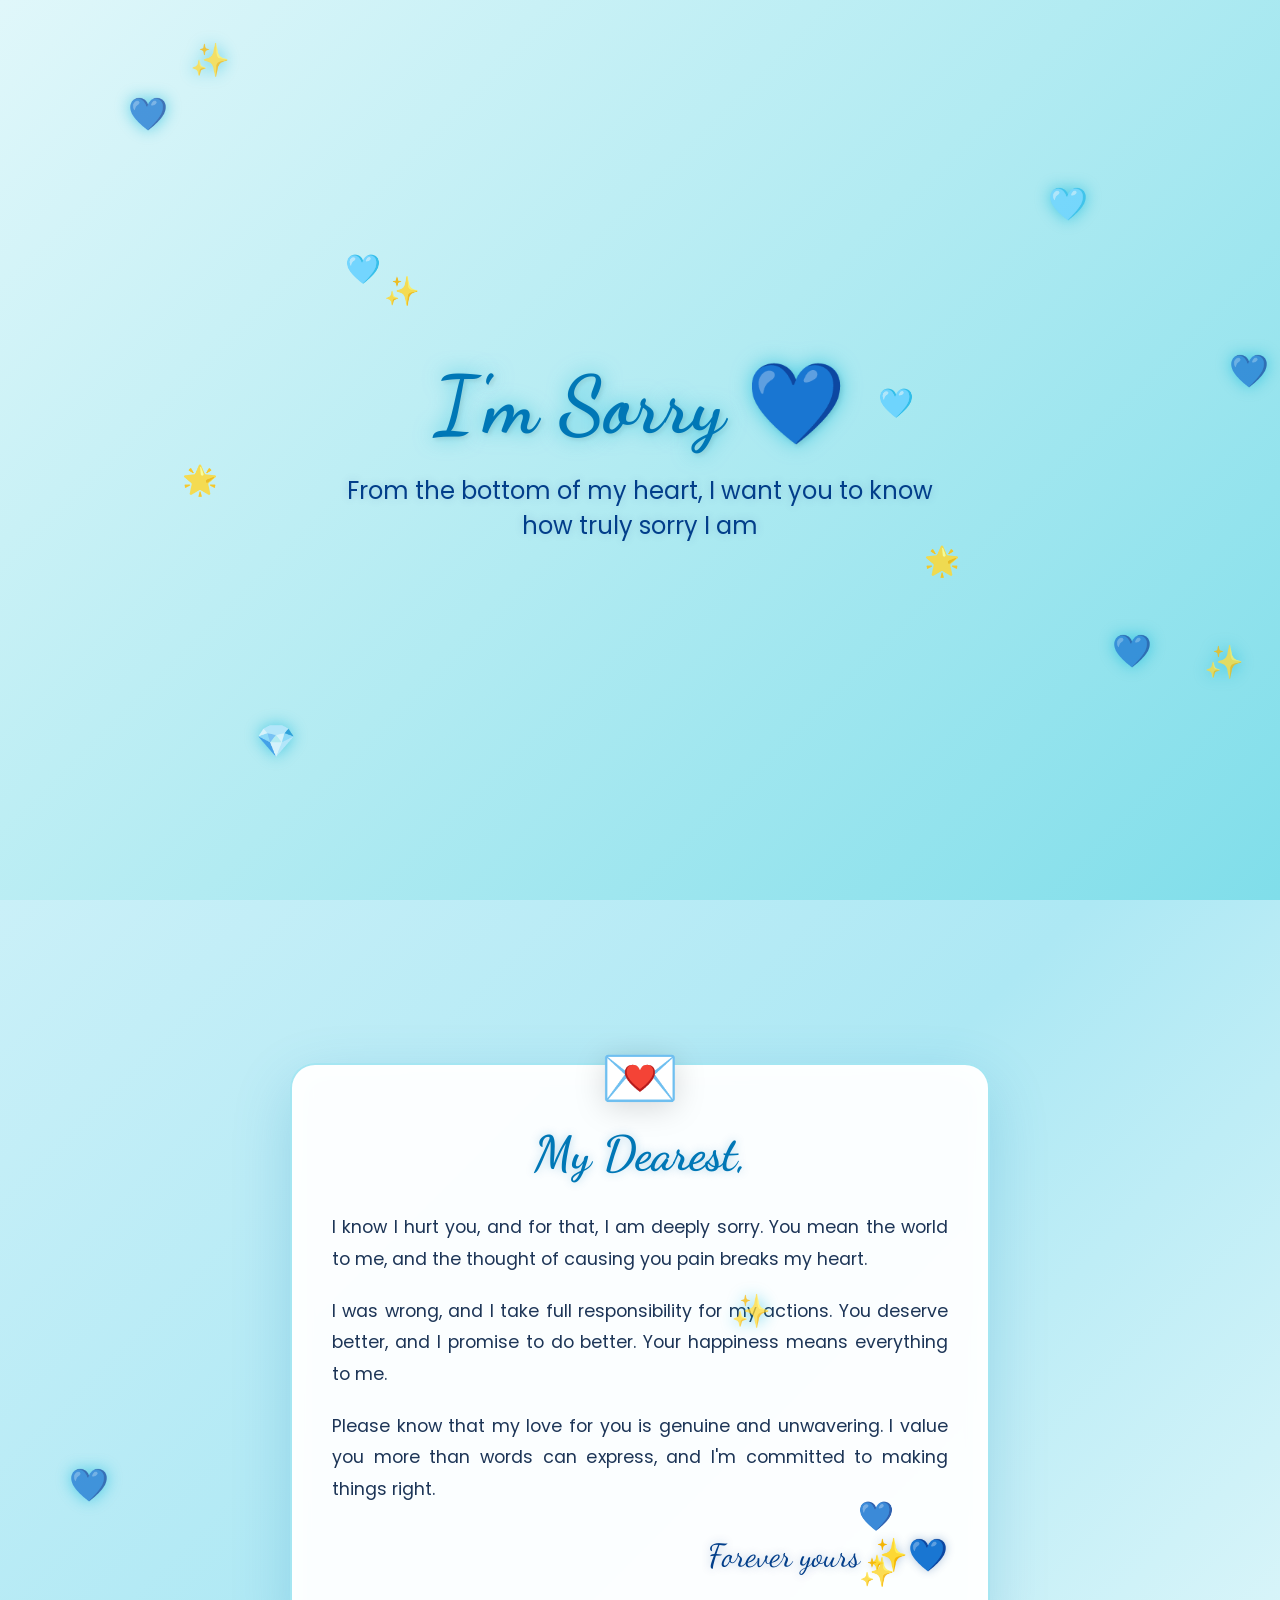
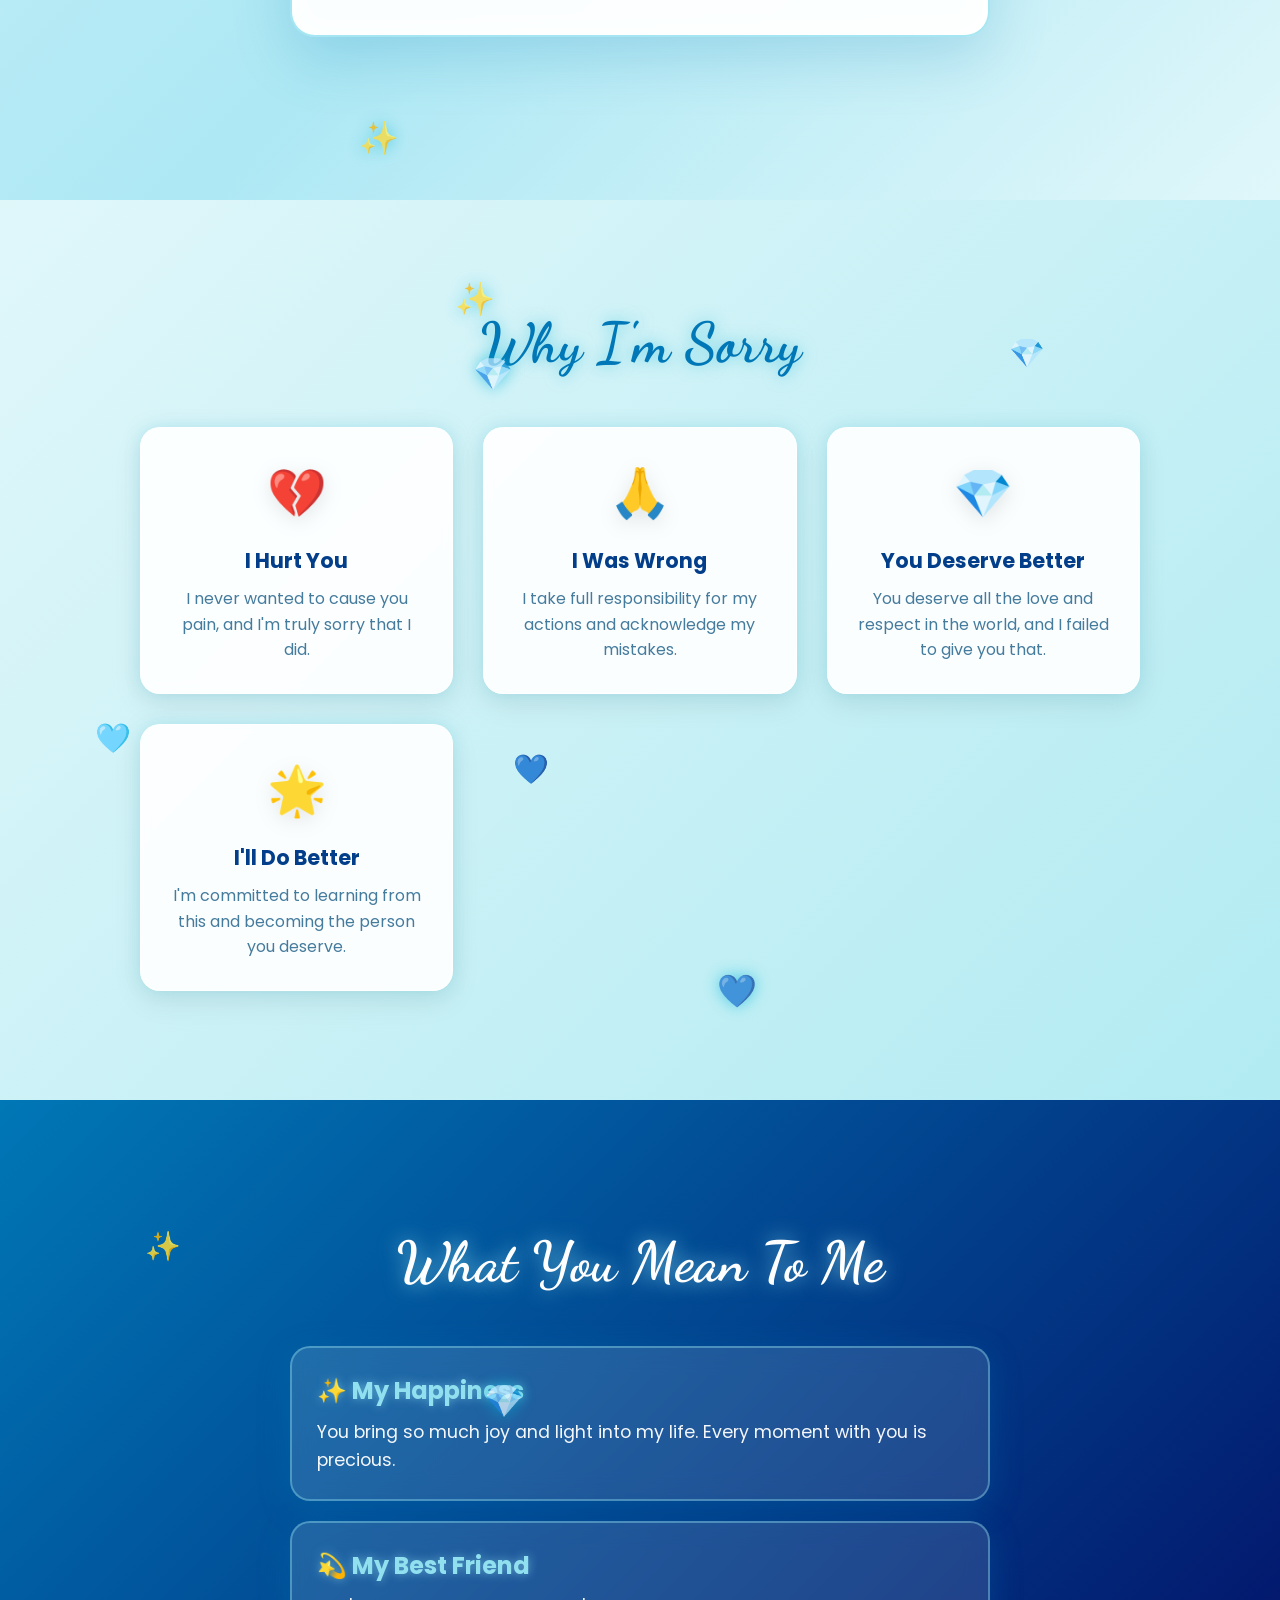
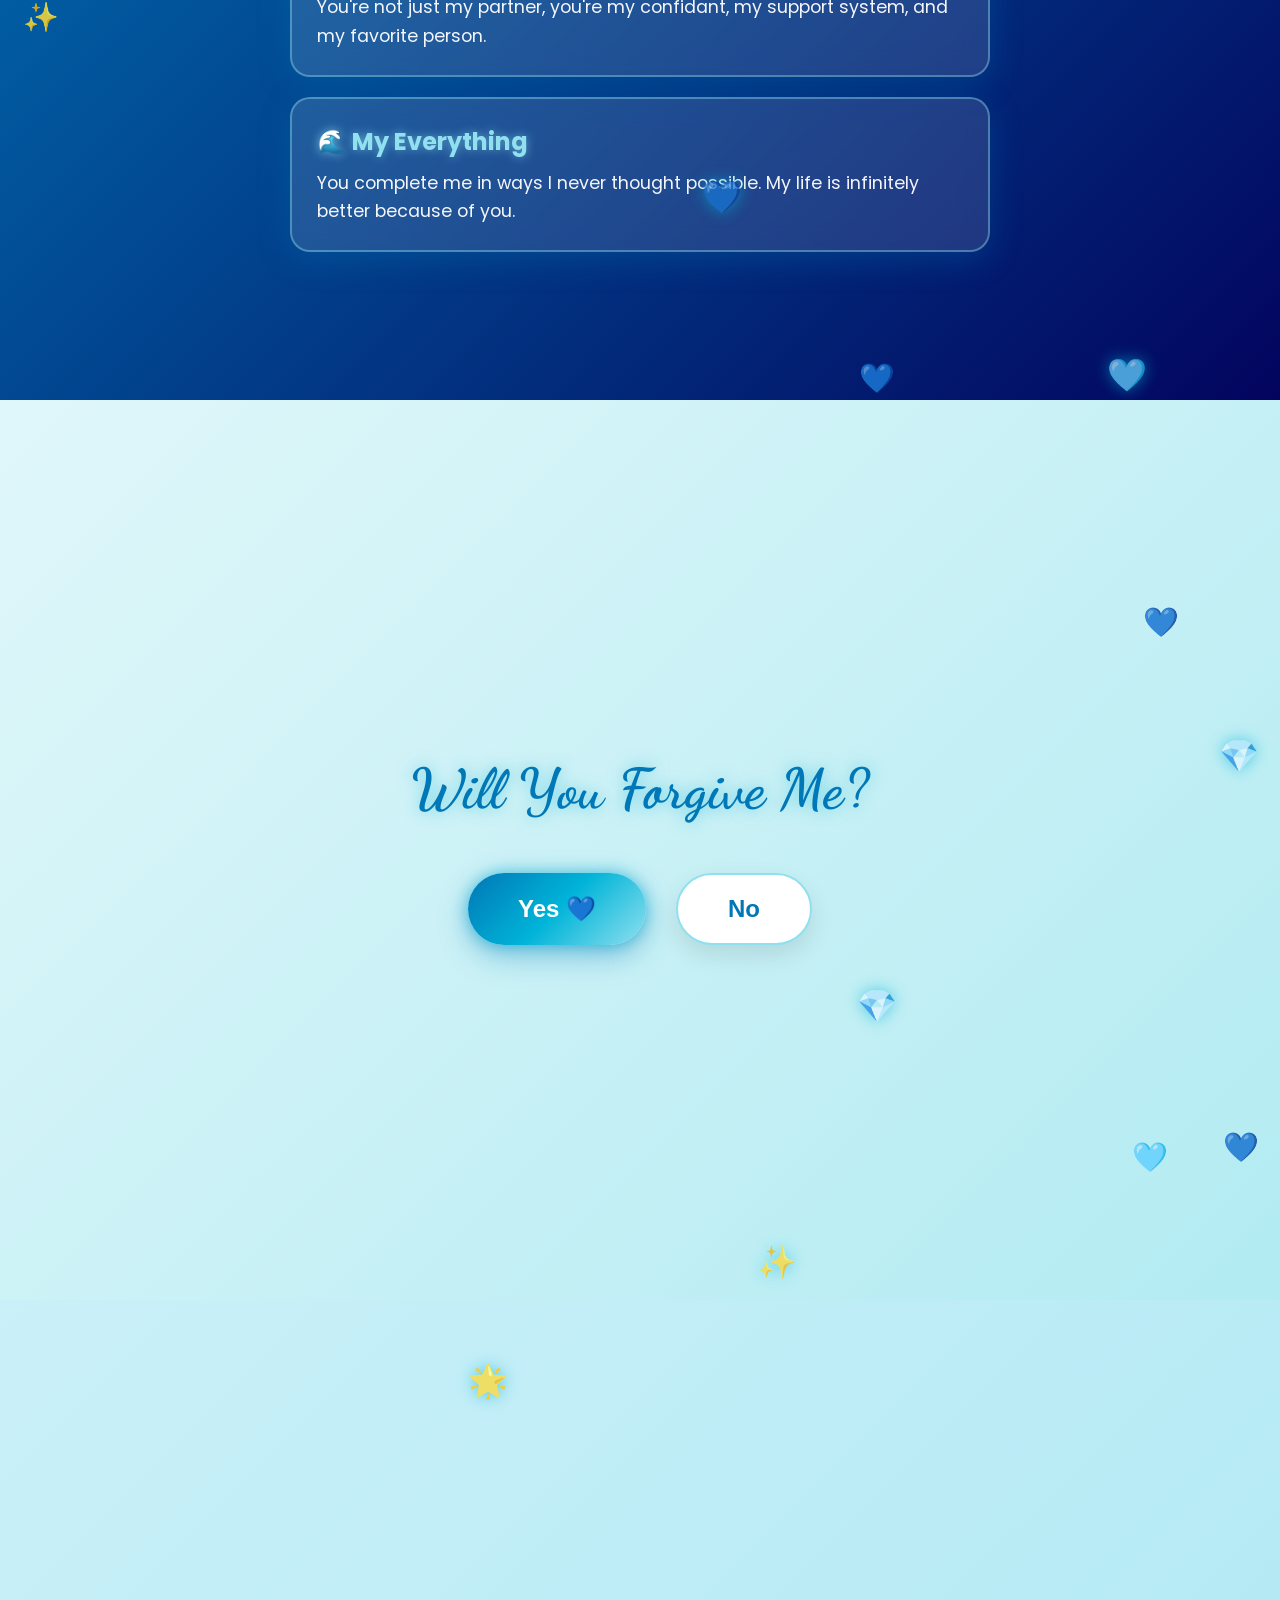
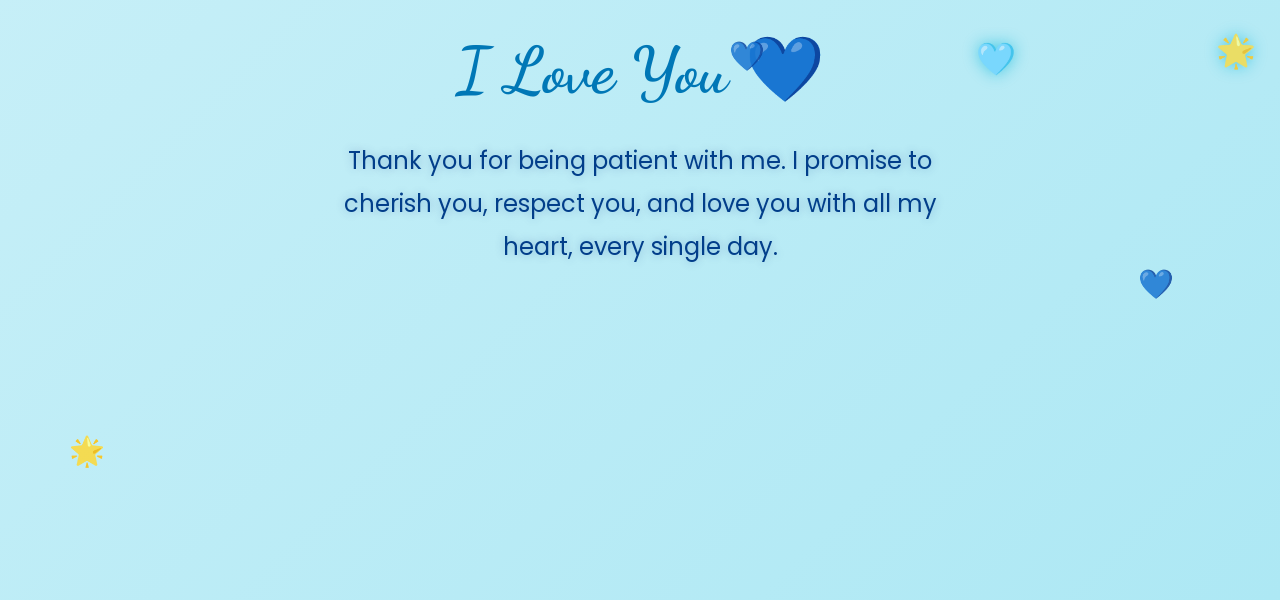
<file: index.html>
<!DOCTYPE html>
<html lang="en">
<head>
    <meta charset="UTF-8">
    <meta name="viewport" content="width=device-width, initial-scale=1.0">
    <title>I'm Sorry & Forever Yours ✨💙</title>
    <link rel="preconnect" href="https://fonts.googleapis.com">
    <link rel="preconnect" href="https://fonts.gstatic.com" crossorigin>
    <link href="https://fonts.googleapis.com/css2?family=Dancing+Script:wght@700&family=Poppins:wght@300;400;600&display=swap" rel="stylesheet">
    <link rel="stylesheet" href="style.css">
</head>
<body>
    <!-- Sparkle Container for Dynamic Glitter -->
    <div id="sparkle-container"></div>

    <!-- Hero Section -->
    <section class="section hero">
        <h1>I'm Sorry 💙</h1>
        <p>From the bottom of my heart, I want you to know how truly sorry I am</p>
        <div class="heart" style="top: 10%; left: 10%;">💙</div>
        <div class="heart" style="top: 20%; right: 15%; animation-delay: 1s;">🩵</div>
        <div class="heart" style="bottom: 15%; left: 20%; animation-delay: 2s;">💎</div>
        <div class="heart" style="bottom: 25%; right: 10%; animation-delay: 3s;">💙</div>
        <div class="sparkle-float" style="top: 30%; left: 30%;">✨</div>
        <div class="sparkle-float" style="top: 60%; right: 25%; animation-delay: 1.5s;">🌟</div>
    </section>

    <!-- Letter Section -->
    <section class="section letter-section">
        <div class="letter">
            <h2>My Dearest,</h2>
            <p>I know I hurt you, and for that, I am deeply sorry. You mean the world to me, and the thought of causing you pain breaks my heart.</p>
            <p>I was wrong, and I take full responsibility for my actions. You deserve better, and I promise to do better. Your happiness means everything to me.</p>
            <p>Please know that my love for you is genuine and unwavering. I value you more than words can express, and I'm committed to making things right.</p>
            <div class="signature">Forever yours ✨💙</div>
        </div>
    </section>

    <!-- Reasons Section -->
    <section class="section reasons-section">
        <h2>Why I'm Sorry</h2>
        <div class="reasons-grid">
            <div class="reason-card">
                <div class="emoji">💔</div>
                <h3>I Hurt You</h3>
                <p>I never wanted to cause you pain, and I'm truly sorry that I did.</p>
            </div>
            <div class="reason-card">
                <div class="emoji">🙏</div>
                <h3>I Was Wrong</h3>
                <p>I take full responsibility for my actions and acknowledge my mistakes.</p>
            </div>
            <div class="reason-card">
                <div class="emoji">💎</div>
                <h3>You Deserve Better</h3>
                <p>You deserve all the love and respect in the world, and I failed to give you that.</p>
            </div>
            <div class="reason-card">
                <div class="emoji">🌟</div>
                <h3>I'll Do Better</h3>
                <p>I'm committed to learning from this and becoming the person you deserve.</p>
            </div>
        </div>
    </section>

    <!-- Appreciation Section -->
    <section class="section appreciation-section">
        <h2>What You Mean To Me</h2>
        <div class="appreciation-list">
            <div class="appreciation-item">
                <h3>✨ My Happiness</h3>
                <p>You bring so much joy and light into my life. Every moment with you is precious.</p>
            </div>
            <div class="appreciation-item">
                <h3>💫 My Best Friend</h3>
                <p>You're not just my partner, you're my confidant, my support system, and my favorite person.</p>
            </div>
            <div class="appreciation-item">
                <h3>🌊 My Everything</h3>
                <p>You complete me in ways I never thought possible. My life is infinitely better because of you.</p>
            </div>
        </div>
    </section>

    <!-- Forgiveness Section -->
    <section class="section forgiveness-section">
        <h2>Will You Forgive Me?</h2>
        <div class="buttons-container" id="buttonsContainer">
            <button class="btn btn-yes" onclick="forgive()">Yes 💙</button>
            <button class="btn btn-no" id="noBtn">No</button>
        </div>
        <div class="success-message" id="successMessage">
            <h2>Thank You! 💙✨</h2>
            <p>You've made me the happiest person in the world!</p>
            <div class="success-hearts">🩵 ✨ 💙 💎 🌊 🌟 🩵</div>
        </div>
    </section>

    <!-- Final Section -->
    <section class="section final-section">
        <h2>I Love You 💙</h2>
        <p>Thank you for being patient with me. I promise to cherish you, respect you, and love you with all my heart, every single day.</p>
    </section>
    
    <!-- Background Audio (Place a song.mp3 file in your project folder) -->
    <audio id="bg-music" loop>
        <source src="AUD-20261107-WA0021.mp3" type="audio/mpeg">
    </audio>

    <script src="script.js"></script>
</body>
</html>
</file>
<file: style.css>
* {
    margin: 0;
    padding: 0;
    box-sizing: border-box;
}

body {
    font-family: 'Poppins', sans-serif;
    overflow-x: hidden;
    background: linear-gradient(135deg, #0f2027 0%, #203a43 50%, #2c5364 100%);
}

#sparkle-container {
    position: fixed;
    top: 0;
    left: 0;
    width: 100%;
    height: 100%;
    pointer-events: none;
    z-index: 999;
}

.section {
    min-height: 100vh;
    display: flex;
    flex-direction: column;
    justify-content: center;
    align-items: center;
    padding: 40px 20px;
    position: relative;
    overflow: hidden;
}

/* Hero Section */
.hero {
    background: linear-gradient(135deg, #e0f7fa 0%, #b2ebf2 50%, #80deea 100%);
}

.hero h1 {
    font-family: 'Dancing Script', cursive;
    font-size: 5rem;
    color: #0077b6;
    text-align: center;
    margin-bottom: 20px;
    animation: fadeInDown 1.5s ease-out, glowText 3s ease-in-out infinite alternate;
    text-shadow: 0 0 20px rgba(0, 180, 216, 0.6), 2px 2px 4px rgba(0,0,0,0.1);
}

.hero p {
    font-size: 1.5rem;
    color: #023e8a;
    text-align: center;
    animation: fadeInUp 1.5s ease-out 0.5s both;
    max-width: 600px;
    text-shadow: 0 0 10px rgba(2, 62, 138, 0.2);
}

/* Floating Hearts & Sparkles */
.heart {
    position: absolute;
    font-size: 2rem;
    animation: float 6s ease-in-out infinite;
    opacity: 0.75;
    filter: drop-shadow(0 0 8px rgba(0, 180, 216, 0.8));
}

.sparkle-float {
    position: absolute;
    font-size: 1.8rem;
    animation: sparkleSpin 4s ease-in-out infinite;
    opacity: 0.85;
}

@keyframes float {
    0%, 100% {
        transform: translateY(0) rotate(0deg) scale(1);
    }
    50% {
        transform: translateY(-120px) rotate(180deg) scale(1.1);
    }
}

@keyframes sparkleSpin {
    0%, 100% {
        transform: scale(0.8) rotate(0deg);
        opacity: 0.4;
    }
    50% {
        transform: scale(1.3) rotate(180deg);
        opacity: 1;
        filter: drop-shadow(0 0 12px #90e0ef);
    }
}

@keyframes glowText {
    from {
        text-shadow: 0 0 10px rgba(0, 119, 182, 0.4), 2px 2px 4px rgba(0,0,0,0.1);
    }
    to {
        text-shadow: 0 0 25px rgba(0, 180, 216, 0.9), 0 0 35px rgba(144, 224, 239, 0.8), 2px 2px 4px rgba(0,0,0,0.1);
    }
}

/* Letter Section */
.letter-section {
    background: linear-gradient(135deg, #caf0f8 0%, #ade8f4 50%, #e0f7fa 100%);
}

.letter {
    background: rgba(255, 255, 255, 0.95);
    backdrop-filter: blur(10px);
    padding: 60px 40px;
    border-radius: 25px;
    box-shadow: 0 20px 60px rgba(0, 119, 182, 0.2), 0 0 30px rgba(255, 255, 255, 0.9) inset;
    max-width: 700px;
    position: relative;
    animation: fadeIn 2s ease-out;
    border: 2px solid rgba(144, 224, 239, 0.8);
}

.letter::before {
    content: '💌';
    position: absolute;
    top: -35px;
    left: 50%;
    transform: translateX(-50%);
    font-size: 4rem;
    filter: drop-shadow(0 5px 15px rgba(0,0,0,0.15));
}

.letter h2 {
    font-family: 'Dancing Script', cursive;
    font-size: 3rem;
    color: #0077b6;
    margin-bottom: 30px;
    text-align: center;
    text-shadow: 0 0 10px rgba(0, 119, 182, 0.3);
}

.letter p {
    font-size: 1.1rem;
    line-height: 1.8;
    color: #1d3557;
    margin-bottom: 20px;
    text-align: justify;
}

.signature {
    text-align: right;
    font-family: 'Dancing Script', cursive;
    font-size: 2rem;
    color: #023e8a;
    margin-top: 30px;
    text-shadow: 0 0 10px rgba(2, 62, 138, 0.3);
}

/* Reasons Section */
.reasons-section {
    background: linear-gradient(135deg, #e0f7fa 0%, #b2ebf2 100%);
}

.reasons-section h2 {
    font-family: 'Dancing Script', cursive;
    font-size: 3.5rem;
    color: #0077b6;
    margin-bottom: 50px;
    text-align: center;
    text-shadow: 0 0 15px rgba(0, 180, 216, 0.5);
}

.reasons-grid {
    display: grid;
    grid-template-columns: repeat(auto-fit, minmax(250px, 1fr));
    gap: 30px;
    max-width: 1000px;
    width: 100%;
}

.reason-card {
    background: rgba(255, 255, 255, 0.92);
    backdrop-filter: blur(5px);
    padding: 30px;
    border-radius: 20px;
    box-shadow: 0 10px 30px rgba(0,0,0,0.08), 0 0 15px rgba(144, 224, 239, 0.5);
    text-align: center;
    transition: all 0.4s ease;
    animation: fadeInUp 1s ease-out;
    border: 1px solid rgba(255, 255, 255, 0.9);
}

.reason-card:hover {
    transform: translateY(-12px) scale(1.03);
    box-shadow: 0 20px 40px rgba(0, 119, 182, 0.25), 0 0 25px rgba(0, 180, 216, 0.8);
    border-color: #0077b6;
}

.reason-card .emoji {
    font-size: 3rem;
    margin-bottom: 15px;
    filter: drop-shadow(0 5px 10px rgba(0,0,0,0.1));
}

.reason-card h3 {
    color: #023e8a;
    margin-bottom: 10px;
    font-size: 1.3rem;
}

.reason-card p {
    color: #457b9d;
    line-height: 1.6;
}

/* Appreciation Section */
.appreciation-section {
    background: linear-gradient(135deg, #0077b6 0%, #023e8a 50%, #03045e 100%);
    color: white;
}

.appreciation-section h2 {
    font-family: 'Dancing Script', cursive;
    font-size: 3.5rem;
    margin-bottom: 50px;
    text-align: center;
    text-shadow: 0 0 20px rgba(144, 224, 239, 0.8);
}

.appreciation-list {
    max-width: 700px;
    width: 100%;
}

.appreciation-item {
    background: rgba(255, 255, 255, 0.12);
    backdrop-filter: blur(12px);
    padding: 25px;
    border-radius: 20px;
    margin-bottom: 20px;
    border: 2px solid rgba(144, 224, 239, 0.4);
    box-shadow: 0 8px 32px 0 rgba(0, 119, 182, 0.3);
    animation: fadeInLeft 1s ease-out;
    transition: transform 0.3s ease, box-shadow 0.3s ease;
}

.appreciation-item:hover {
    transform: scale(1.02);
    box-shadow: 0 10px 40px rgba(144, 224, 239, 0.4), 0 0 20px rgba(0, 180, 216, 0.6);
    border-color: rgba(255, 255, 255, 0.8);
}

.appreciation-item h3 {
    font-size: 1.5rem;
    margin-bottom: 10px;
    color: #90e0ef;
    text-shadow: 0 0 10px rgba(144, 224, 239, 0.6);
}

.appreciation-item p {
    font-size: 1.1rem;
    line-height: 1.6;
    opacity: 0.95;
}

/* Forgiveness Section */
.forgiveness-section {
    background: linear-gradient(135deg, #e0f7fa 0%, #b2ebf2 100%);
}

.forgiveness-section h2 {
    font-family: 'Dancing Script', cursive;
    font-size: 3.5rem;
    color: #0077b6;
    margin-bottom: 50px;
    text-align: center;
    text-shadow: 0 0 15px rgba(0, 180, 216, 0.5);
}

.buttons-container {
    display: flex;
    gap: 30px;
    position: relative;
}

.btn {
    padding: 20px 50px;
    font-size: 1.5rem;
    border: none;
    border-radius: 50px;
    cursor: pointer;
    font-weight: 600;
    transition: all 0.3s ease;
    box-shadow: 0 10px 30px rgba(0,0,0,0.15);
}

.btn-yes {
    background: linear-gradient(135deg, #0077b6 0%, #00b4d8 50%, #90e0ef 100%);
    color: white;
    box-shadow: 0 10px 30px rgba(0, 119, 182, 0.4), 0 0 15px rgba(0, 180, 216, 0.6);
}

.btn-yes:hover {
    transform: scale(1.12);
    box-shadow: 0 15px 40px rgba(0, 119, 182, 0.6), 0 0 25px rgba(144, 224, 239, 0.9);
}

.btn-no {
    background: white;
    color: #0077b6;
    position: relative;
    border: 2px solid #90e0ef;
    box-shadow: 0 10px 25px rgba(0,0,0,0.1);
}

.btn-no:hover {
    background: #e0f7fa;
    box-shadow: 0 0 20px rgba(0, 180, 216, 0.5);
}

/* Success Message */
.success-message {
    display: none;
    text-align: center;
    animation: scaleIn 0.5s ease-out;
}

.success-message h2 {
    font-family: 'Dancing Script', cursive;
    font-size: 4rem;
    color: #0077b6;
    margin-bottom: 20px;
    text-shadow: 0 0 20px rgba(0, 180, 216, 0.8);
}

.success-message p {
    font-size: 1.5rem;
    color: #023e8a;
    text-shadow: 0 0 10px rgba(2, 62, 138, 0.4);
}

.success-hearts {
    font-size: 3rem;
    margin-top: 30px;
    animation: pulse 1s ease-in-infinite, glowText 2s ease-in-out infinite alternate;
}

/* Final Section */
.final-section {
    background: linear-gradient(135deg, #caf0f8 0%, #ade8f4 100%);
}

.final-section h2 {
    font-family: 'Dancing Script', cursive;
    font-size: 4rem;
    color: #0077b6;
    text-align: center;
    margin-bottom: 30px;
    animation: fadeIn 2s ease-out, glowText 3s ease-in-out infinite alternate;
}

.final-section p {
    font-size: 1.5rem;
    color: #023e8a;
    text-align: center;
    max-width: 600px;
    line-height: 1.8;
    animation: fadeInUp 2s ease-out 0.5s both;
    text-shadow: 0 0 10px rgba(2, 62, 138, 0.3);
}

/* Glitter Particle Style */
.glitter-particle {
    position: absolute;
    font-size: 1.2rem;
    pointer-events: none;
    animation: glitterFade 2.5s ease-out forwards;
}

@keyframes glitterFade {
    0% {
        transform: scale(0.3) translateY(0) rotate(0deg);
        opacity: 1;
        filter: drop-shadow(0 0 10px #90e0ef);
    }
    50% {
        transform: scale(1.2) translateY(-40px) rotate(180deg);
        opacity: 0.9;
        filter: drop-shadow(0 0 15px #00b4d8);
    }
    100% {
        transform: scale(0.5) translateY(-90px) rotate(360deg);
        opacity: 0;
    }
}

/* Animations */
@keyframes fadeInDown {
    from {
        opacity: 0;
        transform: translateY(-50px);
    }
    to {
        opacity: 1;
        transform: translateY(0);
    }
}

@keyframes fadeInUp {
    from {
        opacity: 0;
        transform: translateY(50px);
    }
    to {
        opacity: 1;
        transform: translateY(0);
    }
}

@keyframes fadeIn {
    from {
        opacity: 0;
    }
    to {
        opacity: 1;
    }
}

@keyframes fadeInLeft {
    from {
        opacity: 0;
        transform: translateX(-50px);
    }
    to {
        opacity: 1;
        transform: translateX(0);
    }
}

@keyframes scaleIn {
    from {
        opacity: 0;
        transform: scale(0.5);
    }
    to {
        opacity: 1;
        transform: scale(1);
    }
}

@keyframes pulse {
    0%, 100% {
        transform: scale(1);
    }
    50% {
        transform: scale(1.2);
    }
}

/* Responsive */
@media (max-width: 768px) {
    .hero h1 {
        font-size: 3rem;
    }

    .hero p {
        font-size: 1.2rem;
    }

    .letter {
        padding: 40px 25px;
    }

    .letter h2 {
        font-size: 2rem;
    }

    .reasons-section h2,
    .appreciation-section h2,
    .forgiveness-section h2 {
        font-size: 2.5rem;
    }

    .buttons-container {
        flex-direction: column;
    }

    .btn {
        width: 100%;
    }
}
</file>
